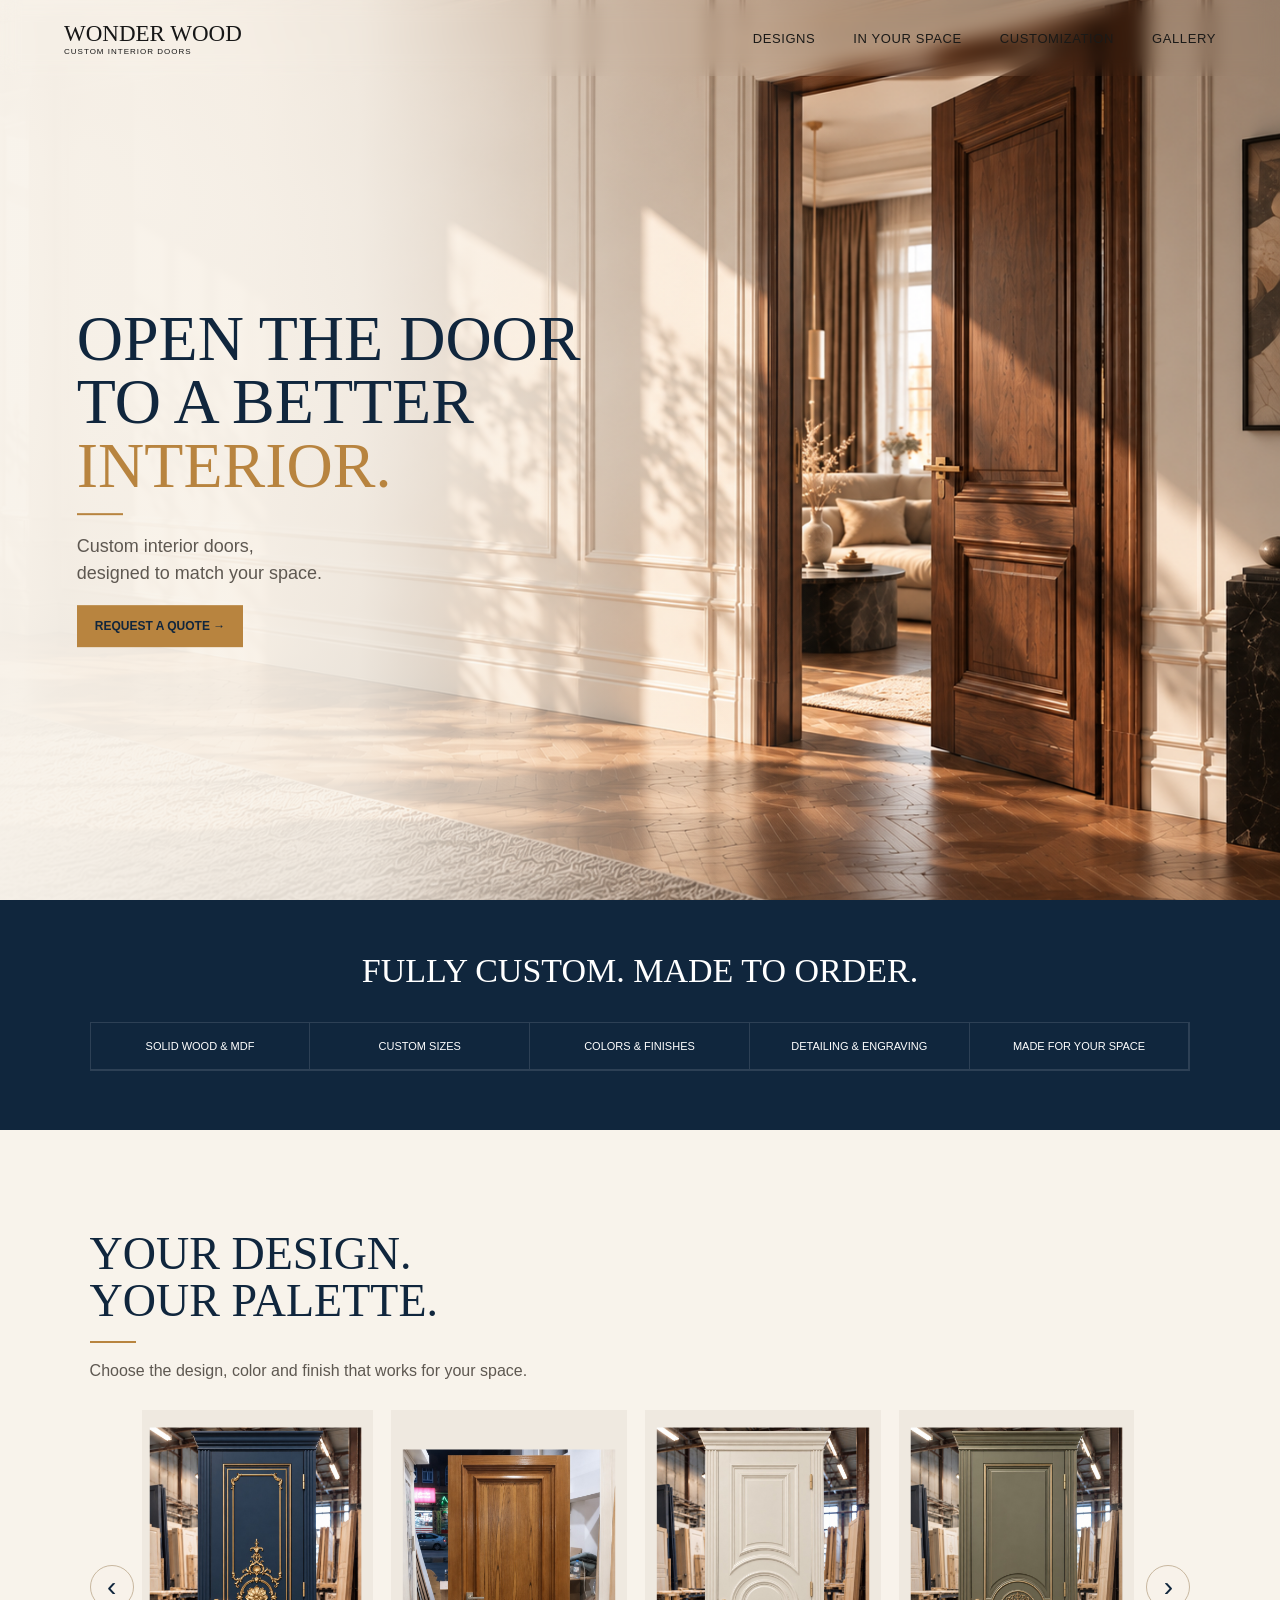
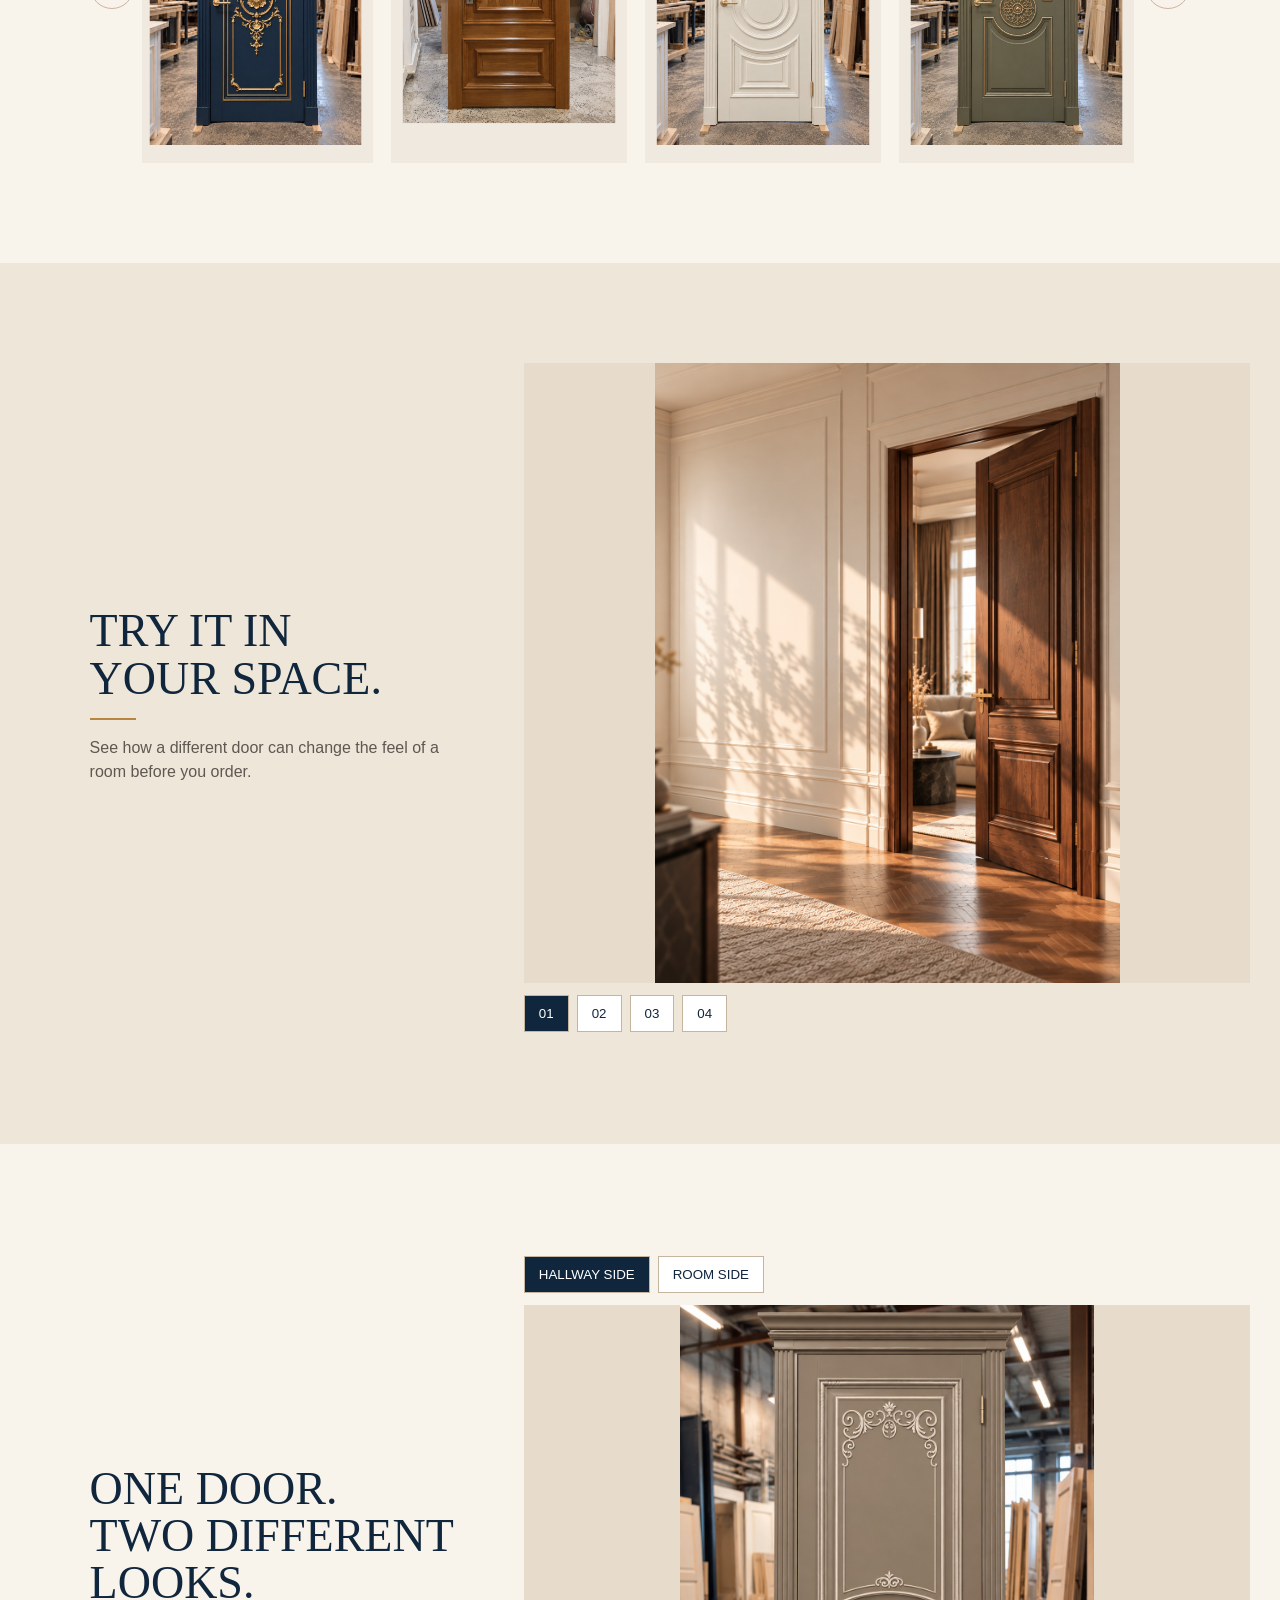
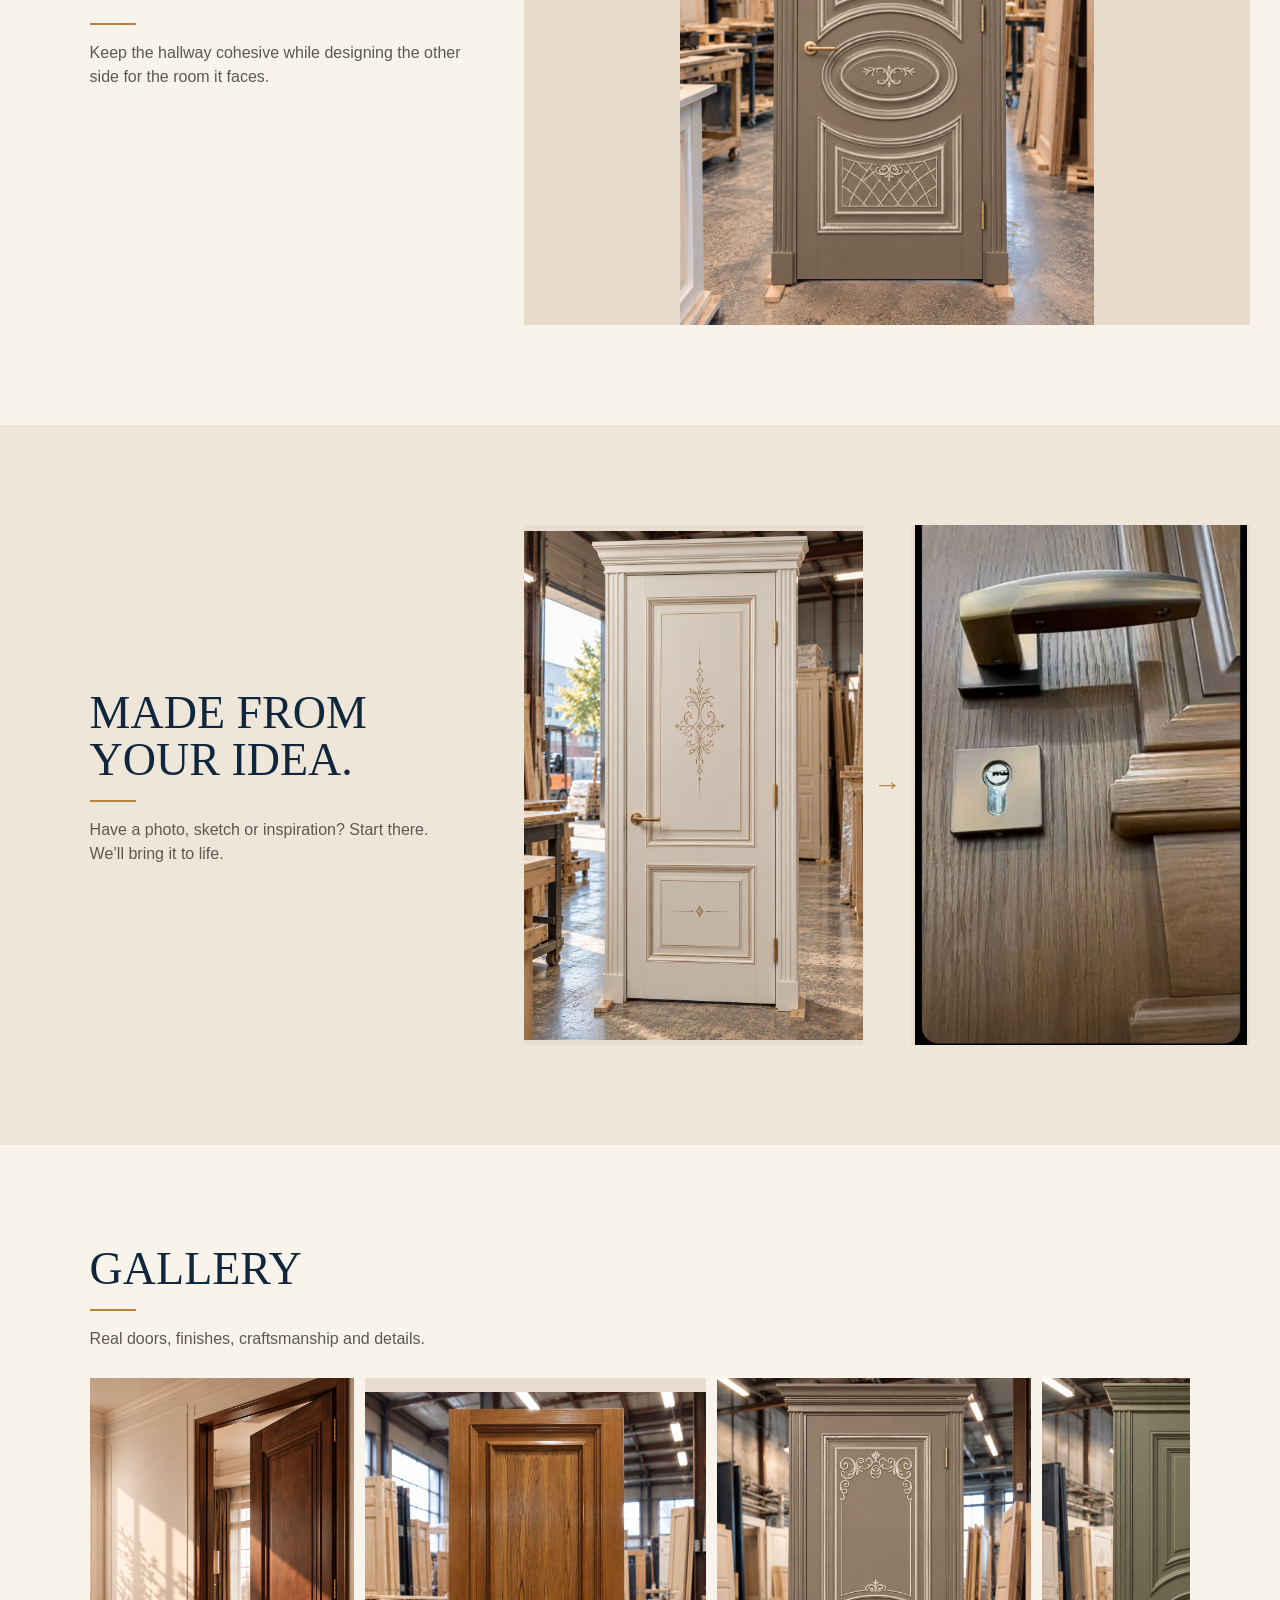
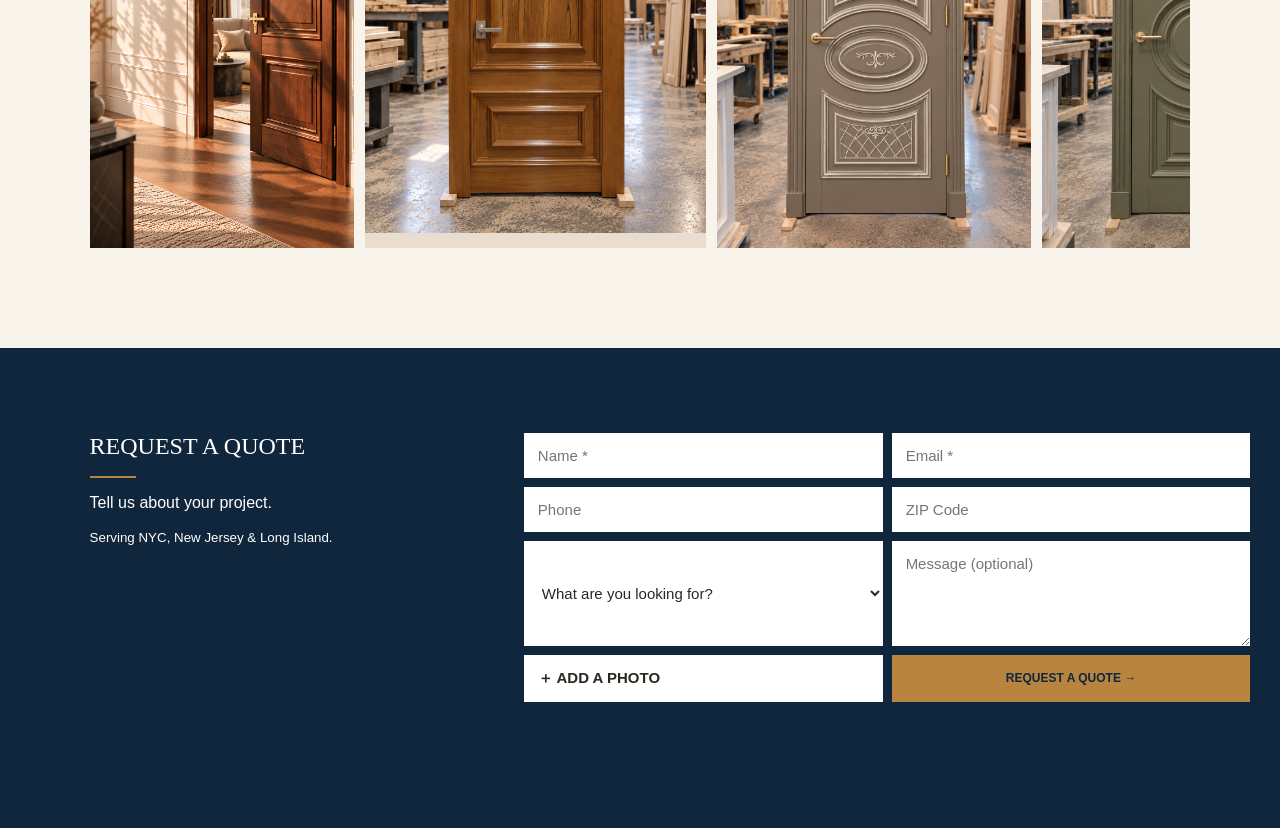
<file: index.html>
<!doctype html><html><head><meta charset="utf-8"><meta name="viewport" content="width=device-width,initial-scale=1,viewport-fit=cover"><title>Wonder Wood</title><link rel="stylesheet" href="styles.css"></head><body>
<header><a class="brand" href="#top"><b>WONDER WOOD</b><small>CUSTOM INTERIOR DOORS</small></a><nav><a href="#designs">DESIGNS</a><a href="#try">IN YOUR SPACE</a><a href="#custom">CUSTOMIZATION</a><a href="#gallery">GALLERY</a></nav><button id="menu">☰</button></header>
<main id="top"><section class="hero"><picture><source media="(min-width:1000px)" srcset="assets/hero-desktop.png"><source media="(min-width:600px)" srcset="assets/hero-fold.png"><img src="assets/hero-phone.png"></picture><div class="shade"></div><div class="heroCopy"><h1>OPEN THE DOOR<br>TO A BETTER<br><em>INTERIOR.</em></h1><i></i><p>Custom interior doors,<br>designed to match your space.</p><a class="cta" href="#quote">REQUEST A QUOTE →</a></div></section>
<section class="cap"><h2>FULLY CUSTOM. MADE TO ORDER.</h2><div><span>SOLID WOOD & MDF</span><span>CUSTOM SIZES</span><span>COLORS & FINISHES</span><span>DETAILING & ENGRAVING</span><span>MADE FOR YOUR SPACE</span></div></section>
<section id="designs" class="section designs-section"><div class="heading"><h2>YOUR DESIGN.<br>YOUR PALETTE.</h2><i></i><p>Choose the design, color and finish that works for your space.</p></div><div class="door-carousel-shell"><button class="door-arrow door-prev" aria-label="Previous designs">‹</button><div class="door-carousel" id="doorCarousel"></div><button class="door-arrow door-next" aria-label="Next designs">›</button></div></section>
<section id="try" class="section soft paired"><div class="heading"><h2>TRY IT IN<br>YOUR SPACE.</h2><i></i><p>See how a different door can change the feel of a room before you order.</p></div><div class="visual"><img id="tryImg" src="assets/hero-fold.png"><div class="tabs variants"><button class="on" data-img="assets/hero-fold.png">01</button><button data-img="assets/taupe.png">02</button><button data-img="assets/olive.png">03</button><button data-img="assets/wood.png">04</button></div></div></section>
<section id="custom" class="section paired"><div class="heading"><h2>ONE DOOR.<br>TWO DIFFERENT LOOKS.</h2><i></i><p>Keep the hallway cohesive while designing the other side for the room it faces.</p></div><div class="visual"><div class="tabs sides"><button class="on" data-side="hall">HALLWAY SIDE</button><button data-side="room">ROOM SIDE</button></div><img id="sideImg" src="assets/taupe.png"></div></section>
<section class="section soft paired"><div class="heading"><h2>MADE FROM<br>YOUR IDEA.</h2><i></i><p>Have a photo, sketch or inspiration? Start there. We’ll bring it to life.</p></div><div class="idea"><img src="assets/white.png"><b>→</b><img src="assets/detail2.jpg"></div></section>
<section id="gallery" class="section"><div class="heading"><h2>GALLERY</h2><i></i><p>Real doors, finishes, craftsmanship and details.</p></div><div id="galleryTrack" class="gallery snap"></div></section>
<section id="quote" class="quote"><div><h2>REQUEST A QUOTE</h2><i></i><p>Tell us about your project.</p><small>Serving NYC, New Jersey & Long Island.</small></div><form id="form"><input required placeholder="Name *"><input required type="email" placeholder="Email *"><input placeholder="Phone"><input placeholder="ZIP Code"><select><option>What are you looking for?</option><option>Interior doors</option><option>Multiple doors</option><option>Custom design</option></select><textarea placeholder="Message (optional)"></textarea><label>＋ ADD A PHOTO<input hidden type="file" accept="image/*"></label><button class="cta">REQUEST A QUOTE →</button><p id="status"></p></form></section></main>
<div class="sticky"><a href="#quote">REQUEST A QUOTE</a><a href="tel:+10000000000">CALL</a></div><script src="script.js"></script></body></html>
</file>
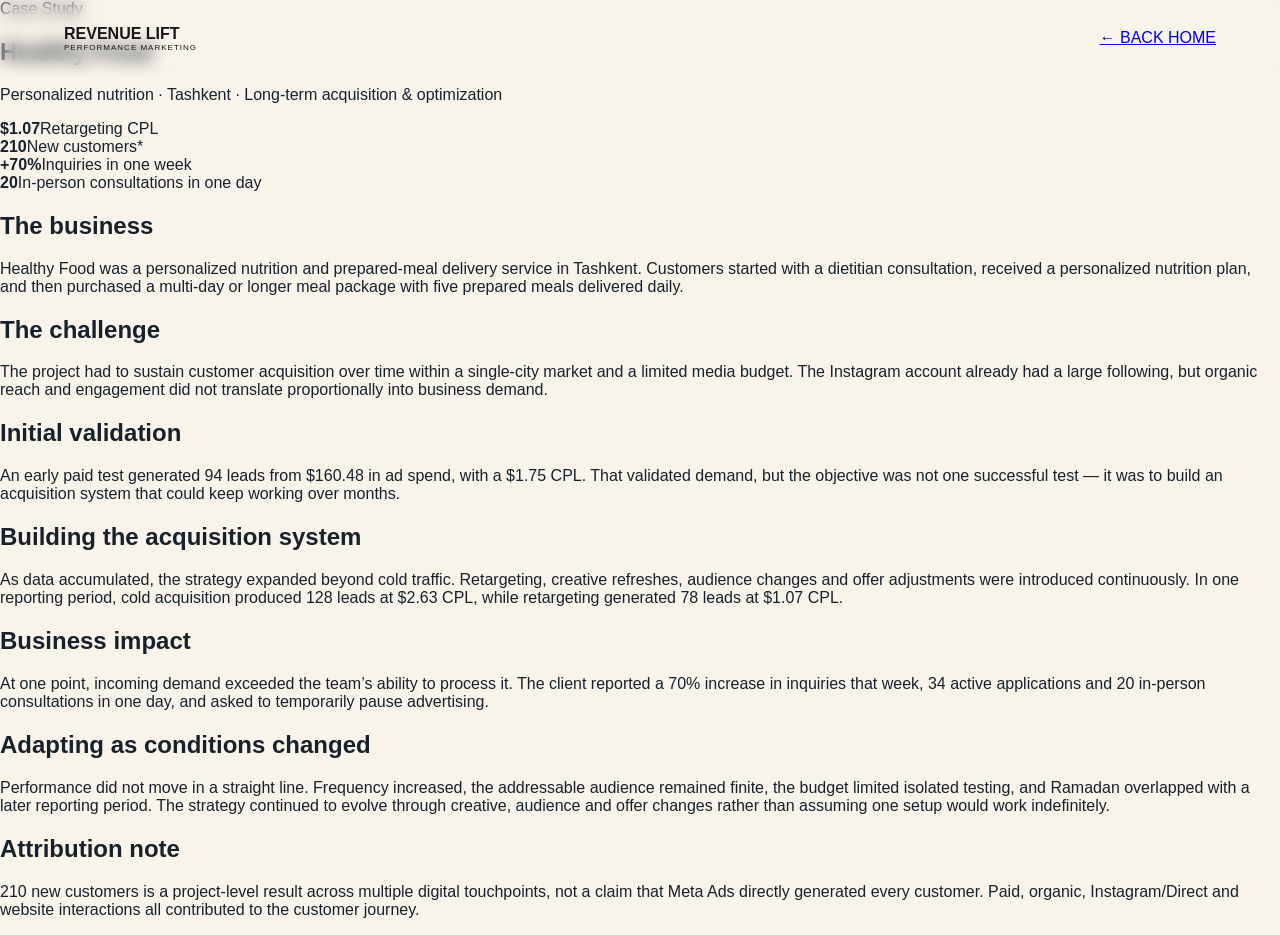
<file: cases/healthy-food.html>
<!doctype html><html lang="en"><head><meta charset="utf-8"><meta name="viewport" content="width=device-width,initial-scale=1"><title>Healthy Food Case Study — Revenue Lift</title><link rel="stylesheet" href="../styles.css"></head><body class="casepage"><header class="caseheader container"><a class="brand" href="../index.html"><strong><span>REVENUE</span> LIFT</strong><small>PERFORMANCE MARKETING</small></a><a class="textlink" href="../index.html">← BACK HOME</a></header><section class="casehero container"><div class="label">Case Study</div><h1>Healthy Food</h1><p>Personalized nutrition · Tashkent · Long-term acquisition & optimization</p></section><main class="casecontent container"><div class="stats"><div><strong>$1.07</strong><span>Retargeting CPL</span></div><div><strong>210</strong><span>New customers*</span></div><div><strong>+70%</strong><span>Inquiries in one week</span></div><div><strong>20</strong><span>In-person consultations in one day</span></div></div><section><h2>The business</h2><p>Healthy Food was a personalized nutrition and prepared-meal delivery service in Tashkent. Customers started with a dietitian consultation, received a personalized nutrition plan, and then purchased a multi-day or longer meal package with five prepared meals delivered daily.</p></section><section><h2>The challenge</h2><p>The project had to sustain customer acquisition over time within a single-city market and a limited media budget. The Instagram account already had a large following, but organic reach and engagement did not translate proportionally into business demand.</p></section><section><h2>Initial validation</h2><p>An early paid test generated 94 leads from $160.48 in ad spend, with a $1.75 CPL. That validated demand, but the objective was not one successful test — it was to build an acquisition system that could keep working over months.</p></section><section><h2>Building the acquisition system</h2><p>As data accumulated, the strategy expanded beyond cold traffic. Retargeting, creative refreshes, audience changes and offer adjustments were introduced continuously. In one reporting period, cold acquisition produced 128 leads at $2.63 CPL, while retargeting generated 78 leads at $1.07 CPL.</p></section><section><h2>Business impact</h2><p>At one point, incoming demand exceeded the team’s ability to process it. The client reported a 70% increase in inquiries that week, 34 active applications and 20 in-person consultations in one day, and asked to temporarily pause advertising.</p></section><section><h2>Adapting as conditions changed</h2><p>Performance did not move in a straight line. Frequency increased, the addressable audience remained finite, the budget limited isolated testing, and Ramadan overlapped with a later reporting period. The strategy continued to evolve through creative, audience and offer changes rather than assuming one setup would work indefinitely.</p></section><section><h2>Attribution note</h2><p>210 new customers is a project-level result across multiple digital touchpoints, not a claim that Meta Ads directly generated every customer. Paid, organic, Instagram/Direct and website interactions all contributed to the customer journey.</p></section></main></body></html>
</file>
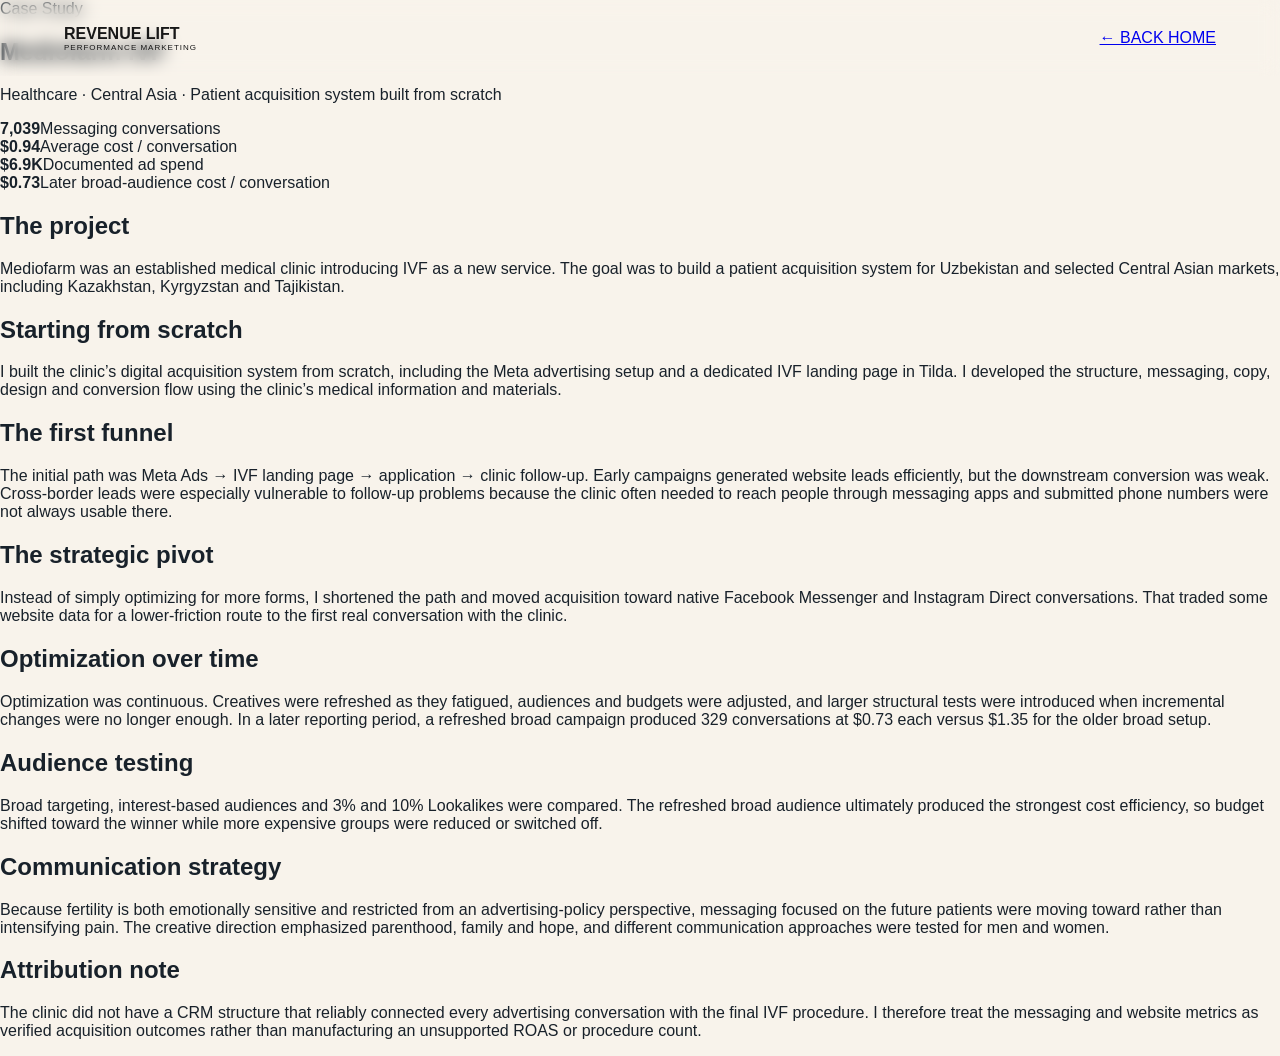
<file: cases/mediofarm-ivf.html>
<!doctype html><html lang="en"><head><meta charset="utf-8"><meta name="viewport" content="width=device-width,initial-scale=1"><title>Mediofarm IVF Case Study — Revenue Lift</title><link rel="stylesheet" href="../styles.css"></head><body class="casepage"><header class="caseheader container"><a class="brand" href="../index.html"><strong><span>REVENUE</span> LIFT</strong><small>PERFORMANCE MARKETING</small></a><a class="textlink" href="../index.html">← BACK HOME</a></header><section class="casehero container"><div class="label">Case Study</div><h1>Mediofarm IVF</h1><p>Healthcare · Central Asia · Patient acquisition system built from scratch</p></section><main class="casecontent container"><div class="stats"><div><strong>7,039</strong><span>Messaging conversations</span></div><div><strong>$0.94</strong><span>Average cost / conversation</span></div><div><strong>$6.9K</strong><span>Documented ad spend</span></div><div><strong>$0.73</strong><span>Later broad-audience cost / conversation</span></div></div><section><h2>The project</h2><p>Mediofarm was an established medical clinic introducing IVF as a new service. The goal was to build a patient acquisition system for Uzbekistan and selected Central Asian markets, including Kazakhstan, Kyrgyzstan and Tajikistan.</p></section><section><h2>Starting from scratch</h2><p>I built the clinic’s digital acquisition system from scratch, including the Meta advertising setup and a dedicated IVF landing page in Tilda. I developed the structure, messaging, copy, design and conversion flow using the clinic’s medical information and materials.</p></section><section><h2>The first funnel</h2><p>The initial path was Meta Ads → IVF landing page → application → clinic follow-up. Early campaigns generated website leads efficiently, but the downstream conversion was weak. Cross-border leads were especially vulnerable to follow-up problems because the clinic often needed to reach people through messaging apps and submitted phone numbers were not always usable there.</p></section><section><h2>The strategic pivot</h2><p>Instead of simply optimizing for more forms, I shortened the path and moved acquisition toward native Facebook Messenger and Instagram Direct conversations. That traded some website data for a lower-friction route to the first real conversation with the clinic.</p></section><section><h2>Optimization over time</h2><p>Optimization was continuous. Creatives were refreshed as they fatigued, audiences and budgets were adjusted, and larger structural tests were introduced when incremental changes were no longer enough. In a later reporting period, a refreshed broad campaign produced 329 conversations at $0.73 each versus $1.35 for the older broad setup.</p></section><section><h2>Audience testing</h2><p>Broad targeting, interest-based audiences and 3% and 10% Lookalikes were compared. The refreshed broad audience ultimately produced the strongest cost efficiency, so budget shifted toward the winner while more expensive groups were reduced or switched off.</p></section><section><h2>Communication strategy</h2><p>Because fertility is both emotionally sensitive and restricted from an advertising-policy perspective, messaging focused on the future patients were moving toward rather than intensifying pain. The creative direction emphasized parenthood, family and hope, and different communication approaches were tested for men and women.</p></section><section><h2>Attribution note</h2><p>The clinic did not have a CRM structure that reliably connected every advertising conversation with the final IVF procedure. I therefore treat the messaging and website metrics as verified acquisition outcomes rather than manufacturing an unsupported ROAS or procedure count.</p></section></main></body></html>
</file>
<file: styles.css>
*{box-sizing:border-box}:root{--n:#10263d;--c:#f8f3eb;--s:#efe6da;--g:#b8843f;--m:#5e5851}html{scroll-behavior:smooth}body{margin:0;background:var(--c);color:#18212a;font-family:Arial,sans-serif}img{display:block;max-width:100%}header{height:62px;position:fixed;inset:0 0 auto;z-index:50;padding:0 18px;display:flex;align-items:center;justify-content:space-between;background:#f8f3ebee;backdrop-filter:blur(9px)}.brand{text-decoration:none;color:#171717}.brand b{display:block;font:18px Georgia}.brand small{display:block;font-size:8px;letter-spacing:1px}nav{display:none}#menu{border:0;background:none;font-size:25px}.hero{height:100svh;min-height:620px;position:relative;overflow:hidden}.hero picture,.hero picture img{position:absolute;inset:0;width:100%;height:100%}.hero picture img{object-fit:cover}.shade{position:absolute;inset:0;background:linear-gradient(180deg,#f8f3eb00 40%,#f8f3eb8f 61%,#f8f3eb 84%)}.heroCopy{position:absolute;z-index:2;left:21px;right:21px;bottom:7vh}.hero h1,.heading h2,.cap h2,.quote h2{margin:0;font-family:Georgia,serif;font-weight:400;color:var(--n)}.hero h1{font-size:clamp(37px,10.5vw,54px);line-height:.99}.hero h1 em{font-style:normal;color:var(--g)}.heroCopy i,.heading i,.quote i{display:block;width:46px;border-top:2px solid var(--g);margin:16px 0}.hero p,.heading p{color:var(--m);line-height:1.5}.cta{display:inline-block;background:var(--g);color:var(--n);border:0;padding:14px 18px;text-decoration:none;font-weight:900;font-size:12px}.cap{background:var(--n);padding:42px 20px;color:#fff}.cap h2{text-align:center;color:#fff;font-size:27px}.cap>div{display:grid;grid-template-columns:1fr 1fr;margin-top:27px;border:1px solid #ffffff1f}.cap span{padding:17px 9px;text-align:center;font-size:11px;border-right:1px solid #ffffff1f;border-bottom:1px solid #ffffff1f}.section{padding:70px 20px}.soft{background:var(--s)}.heading{margin-bottom:27px}.heading h2{font-size:34px;line-height:1.03}.snap{scroll-snap-type:x mandatory;-webkit-overflow-scrolling:touch;scrollbar-width:none}.snap::-webkit-scrollbar{display:none}.palette{display:flex;gap:13px;overflow-x:auto}.palette>div{min-width:94%;display:grid;grid-template-columns:repeat(3,1fr);gap:7px;scroll-snap-align:center}.palette img{width:100%;aspect-ratio:2/3;object-fit:contain;background:#e8ddce}.dots{text-align:center;color:var(--g);letter-spacing:5px}.visual>img{width:100%;height:auto;max-height:60svh;object-fit:contain;background:#e7dbcc}.tabs{display:flex;gap:8px;margin:12px 0}.tabs button{border:1px solid #c5b49e;background:#fff;color:var(--n);padding:10px 14px}.tabs .on{background:var(--n);color:#fff}.idea{display:grid;grid-template-columns:1fr auto 1fr;gap:10px;align-items:center}.idea img{height:235px;width:100%;object-fit:contain;background:#e8ddce}.idea b{font-size:28px;color:var(--g)}.gallery{display:flex;gap:11px;overflow-x:auto}.gallery img{height:355px;width:auto;max-width:82%;object-fit:contain;background:#e8ddce;scroll-snap-align:center}.quote{background:var(--n);color:#fff;padding:60px 20px 88px}.quote h2,.quote p,.quote small{color:#fff}.quote form{display:grid;gap:9px;margin-top:27px}.quote input,.quote select,.quote textarea,.quote label{border:0;background:#fff;padding:14px;font:15px Arial;color:#2c2721}.quote textarea{min-height:105px}.quote label{font-weight:bold}.sticky{height:46px;position:fixed;z-index:60;bottom:0;left:0;right:0;display:grid;grid-template-columns:2fr 1fr}.sticky a{display:grid;place-items:center;text-decoration:none;font-size:11px;font-weight:900}.sticky a:first-child{background:var(--g);color:var(--n)}.sticky a:last-child{background:var(--n);color:#fff}.sticky.hide{display:none}
@media(min-width:600px) and (max-width:999px){header{height:68px;padding:0 30px}.heroCopy{left:7vw;bottom:8vh;max-width:390px}.hero h1{font-size:52px}.shade{background:linear-gradient(90deg,#f8f3ebf5 0,#f8f3ebc7 37%,#f8f3eb14 64%)}.cap{padding:48px 6vw}.cap>div{grid-template-columns:repeat(5,1fr)}.section{padding:82px 6vw}.palette>div{min-width:84%}.gallery img{height:420px;max-width:62%}}
@media(min-width:1000px){header{height:76px;position:absolute;padding:0 max(5vw,54px);background:transparent}#menu{display:none}nav{display:flex;gap:38px}nav a{text-decoration:none;color:#1b1a18;font-size:13px;letter-spacing:.6px}.brand b{font-size:23px}.hero{height:100vh;min-height:700px}.shade{background:linear-gradient(90deg,#f8f3ebf7 0,#f8f3ebd6 28%,#f8f3eb45 49%,#f8f3eb00 65%)}.heroCopy{left:max(6vw,70px);top:50%;bottom:auto;transform:translateY(-42%);max-width:620px}.hero h1{font-size:clamp(58px,5vw,82px)}.hero p{font-size:18px}.cap{min-height:230px;padding:52px 7vw}.cap h2{font-size:34px}.cap>div{grid-template-columns:repeat(5,1fr);max-width:1200px;margin:32px auto 0}.section{padding:100px max(7vw,70px)}.heading{max-width:470px}.heading h2{font-size:46px}.palette>div{min-width:72%;gap:15px}.palette img{height:min(58vh,600px);aspect-ratio:auto}.dots{display:none}.paired{display:grid;grid-template-columns:34% 66%;gap:60px;align-items:center}.paired .heading{margin:0}.visual>img{max-height:620px}.idea img{height:520px}.gallery img{height:470px;max-width:31%}.quote{display:grid;grid-template-columns:34% 66%;gap:60px;padding:85px max(7vw,70px)}.quote form{margin:0;grid-template-columns:1fr 1fr}.sticky{display:none}}
.designs-section{overflow:hidden}.door-carousel-shell{position:relative}.door-carousel{display:flex;gap:10px;overflow-x:auto;scrollbar-width:none;scroll-snap-type:x mandatory;-webkit-overflow-scrolling:touch}.door-carousel::-webkit-scrollbar{display:none}.door-card{flex:0 0 30%;scroll-snap-align:center;background:#e8ddce}.door-card img{width:100%;aspect-ratio:2/3;object-fit:contain}.door-arrow{display:none}@media(max-width:999px){.door-carousel{padding-right:12vw}}@media(min-width:1000px){.door-carousel{gap:18px;padding:0 50px;scroll-snap-type:none;cursor:grab}.door-card{flex:0 0 calc((100% - 54px)/4)}.door-card img{height:min(60vh,610px);aspect-ratio:auto}.door-arrow{display:grid;place-items:center;position:absolute;z-index:5;top:50%;transform:translateY(-50%);width:44px;height:44px;border-radius:50%;border:1px solid #c8b79f;background:#f8f3ebf5;color:var(--n);font-size:28px;cursor:pointer}.door-prev{left:0}.door-next{right:0}}

/* Carousel sizing correction: phone 1.9, Fold 2.5, desktop 4 */
.door-card{background:transparent}
.door-card img{width:100%;height:100%;object-fit:contain}
@media(max-width:599px){
  .door-carousel{gap:10px;padding-right:12vw}
  .door-card{flex:0 0 calc((100% - 10px)/1.9);height:min(68vh,560px)}
  .door-arrow{display:none!important}
}
@media(min-width:600px) and (max-width:999px){
  .door-carousel{gap:12px;padding-right:8vw}
  .door-card{flex:0 0 calc((100% - 24px)/2.5);height:min(62vh,590px)}
  .door-arrow{display:none!important}
}
@media(min-width:1000px){
  .door-carousel{gap:18px;padding:0 54px}
  .door-card{flex:0 0 calc((100% - 54px)/4);height:min(61vh,610px)}
  .door-arrow{display:grid!important}
}

/* V4 carousel final sizing */
.door-card img{width:100%;height:100%;object-fit:contain}
@media(max-width:599px){
  .door-carousel{gap:10px;padding-left:0;padding-right:11vw}
  .door-card{flex:0 0 calc((100% - 10px)/1.9);height:auto;aspect-ratio:2/3}
  .door-arrow{display:none!important}
}
@media(min-width:600px) and (max-width:999px){
  .door-carousel{gap:12px;padding-left:0;padding-right:8vw}
  .door-card{flex:0 0 calc((100% - 24px)/2.5);height:auto;aspect-ratio:2/3}
  .door-arrow{display:none!important}
}
@media(min-width:1000px){
  .door-carousel-shell{padding:0 52px}
  .door-carousel{gap:18px;padding:0;overflow:hidden}
  .door-card{flex:0 0 calc((100% - 54px)/4);height:auto;aspect-ratio:2/3}
  .door-arrow{display:grid!important}
  .door-prev{left:0}.door-next{right:0}
}
</file>
